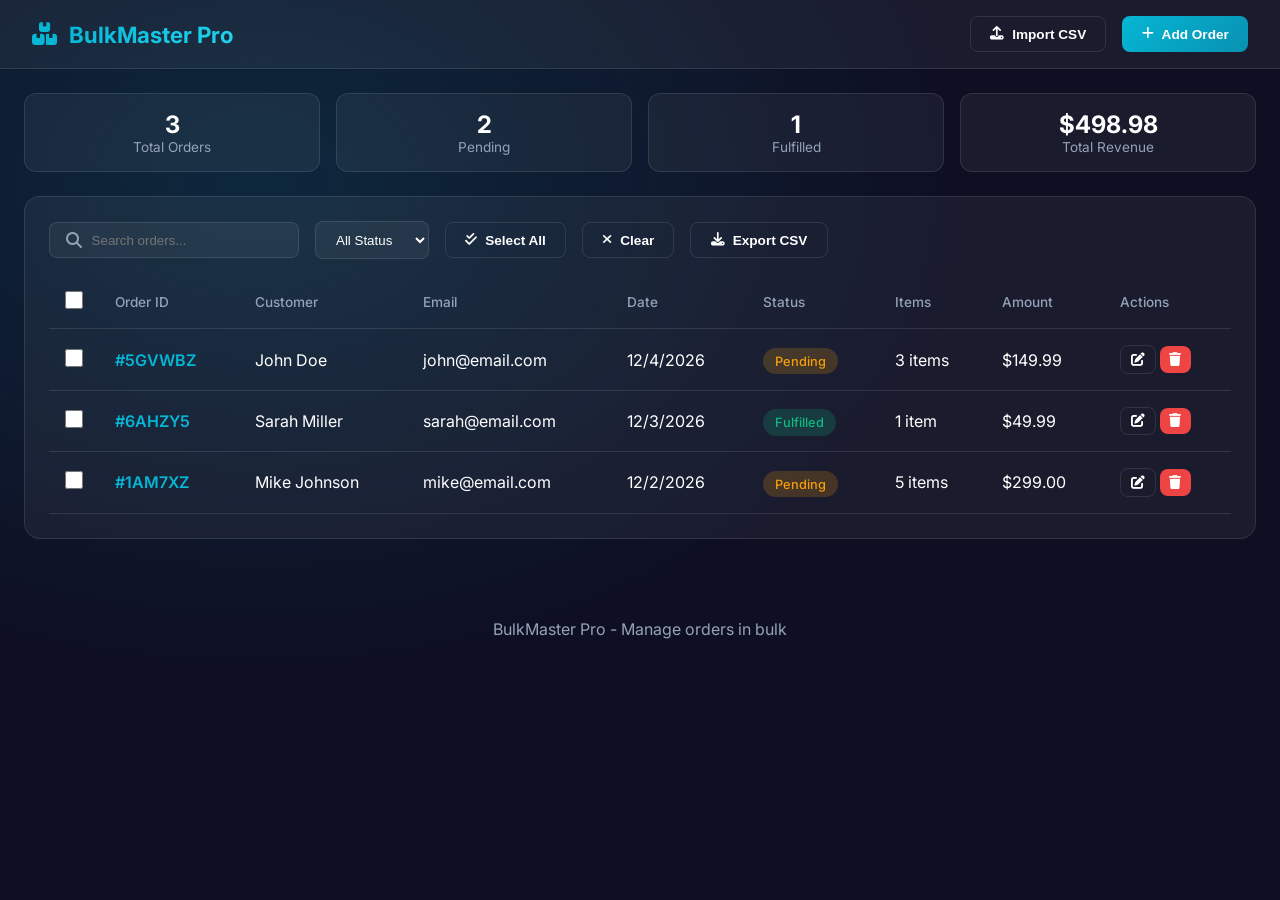
<file: index.html>
<!DOCTYPE html>
<html lang="en">

<head>
    <meta charset="UTF-8">
    <meta name="viewport" content="width=device-width, initial-scale=1.0">
    <title>BulkMaster Pro - Bulk Order Manager</title>
    <link href="https://fonts.googleapis.com/css2?family=Inter:wght@300;400;500;600;700;800&display=swap"
        rel="stylesheet">
    <link rel="stylesheet" href="https://cdnjs.cloudflare.com/ajax/libs/font-awesome/6.4.0/css/all.min.css">
    <style>
        :root {
            --primary: #06b6d4;
            --primary-dark: #0891b2;
            --secondary: #8b5cf6;
            --success: #10b981;
            --warning: #f59e0b;
            --danger: #ef4444;
            --bg-dark: #0f0f23;
            --bg-card: rgba(255, 255, 255, 0.05);
            --text: #fff;
            --text-muted: #94a3b8;
            --border: rgba(255, 255, 255, 0.1);
        }

        * {
            margin: 0;
            padding: 0;
            box-sizing: border-box;
        }

        body {
            font-family: 'Inter', sans-serif;
            background: var(--bg-dark);
            color: var(--text);
            min-height: 100vh;
        }

        .bg-gradient {
            position: fixed;
            inset: 0;
            background: radial-gradient(ellipse at 20% 20%, rgba(6, 182, 212, 0.15) 0%, transparent 50%);
            z-index: -1;
        }

        header {
            display: flex;
            justify-content: space-between;
            align-items: center;
            padding: 1rem 2rem;
            background: var(--bg-card);
            border-bottom: 1px solid var(--border);
        }

        .logo {
            display: flex;
            align-items: center;
            gap: 0.75rem;
            font-size: 1.4rem;
            font-weight: 700;
        }

        .logo i {
            color: var(--primary);
        }

        .logo span {
            background: linear-gradient(135deg, var(--primary), #22d3ee);
            -webkit-background-clip: text;
            -webkit-text-fill-color: transparent;
        }

        .container {
            max-width: 1400px;
            margin: 0 auto;
            padding: 1.5rem;
        }

        .card {
            background: var(--bg-card);
            border: 1px solid var(--border);
            border-radius: 16px;
            padding: 1.5rem;
            margin-bottom: 1.5rem;
        }

        .card h3 {
            margin-bottom: 1rem;
            display: flex;
            align-items: center;
            gap: 0.5rem;
        }

        .card h3 i {
            color: var(--primary);
        }

        .btn {
            padding: 0.6rem 1.2rem;
            border: none;
            border-radius: 8px;
            font-size: 0.85rem;
            font-weight: 600;
            cursor: pointer;
            display: inline-flex;
            align-items: center;
            gap: 0.5rem;
            transition: all 0.3s;
        }

        .btn-primary {
            background: linear-gradient(135deg, var(--primary), var(--primary-dark));
            color: #fff;
        }

        .btn-success {
            background: var(--success);
            color: #fff;
        }

        .btn-warning {
            background: var(--warning);
            color: #000;
        }

        .btn-danger {
            background: var(--danger);
            color: #fff;
        }

        .btn-outline {
            background: transparent;
            border: 1px solid var(--border);
            color: var(--text);
        }

        .toolbar {
            display: flex;
            gap: 1rem;
            flex-wrap: wrap;
            align-items: center;
            margin-bottom: 1rem;
        }

        .search-box {
            display: flex;
            align-items: center;
            padding: 0 1rem;
            background: rgba(255, 255, 255, 0.05);
            border: 1px solid var(--border);
            border-radius: 8px;
        }

        .search-box i {
            color: var(--text-muted);
        }

        .search-box input {
            background: transparent;
            border: none;
            padding: 0.6rem;
            color: var(--text);
            width: 200px;
        }

        .search-box input:focus {
            outline: none;
        }

        select {
            padding: 0.6rem 1rem;
            border: 1px solid var(--border);
            border-radius: 8px;
            background: var(--bg-card);
            color: var(--text);
            cursor: pointer;
        }

        table {
            width: 100%;
            border-collapse: collapse;
        }

        th {
            padding: 1rem;
            text-align: left;
            color: var(--text-muted);
            font-weight: 500;
            font-size: 0.85rem;
            border-bottom: 1px solid var(--border);
            cursor: pointer;
        }

        th:hover {
            color: var(--text);
        }

        td {
            padding: 1rem;
            border-bottom: 1px solid var(--border);
        }

        tr:hover {
            background: rgba(255, 255, 255, 0.02);
        }

        .checkbox {
            width: 18px;
            height: 18px;
            accent-color: var(--primary);
            cursor: pointer;
        }

        .order-id {
            font-weight: 600;
            color: var(--primary);
        }

        .status-badge {
            padding: 0.35rem 0.75rem;
            border-radius: 20px;
            font-size: 0.8rem;
            font-weight: 500;
        }

        .status-badge.pending {
            background: rgba(245, 158, 11, 0.2);
            color: var(--warning);
        }

        .status-badge.fulfilled {
            background: rgba(16, 185, 129, 0.2);
            color: var(--success);
        }

        .status-badge.cancelled {
            background: rgba(239, 68, 68, 0.2);
            color: var(--danger);
        }

        .bulk-panel {
            position: fixed;
            bottom: 2rem;
            left: 50%;
            transform: translateX(-50%);
            background: var(--bg-dark);
            border: 1px solid var(--border);
            border-radius: 16px;
            padding: 1rem 1.5rem;
            display: none;
            align-items: center;
            gap: 1rem;
            box-shadow: 0 10px 40px rgba(0, 0, 0, 0.5);
            z-index: 100;
        }

        .bulk-panel.active {
            display: flex;
        }

        .selected-count {
            font-weight: 600;
            color: var(--primary);
            min-width: 100px;
        }

        .empty-state {
            text-align: center;
            padding: 3rem;
            color: var(--text-muted);
        }

        .modal {
            position: fixed;
            inset: 0;
            background: rgba(0, 0, 0, 0.8);
            display: none;
            align-items: center;
            justify-content: center;
            z-index: 1000;
        }

        .modal.active {
            display: flex;
        }

        .modal-content {
            background: var(--bg-dark);
            border: 1px solid var(--border);
            border-radius: 20px;
            padding: 2rem;
            max-width: 500px;
            width: 90%;
        }

        .form-group {
            margin-bottom: 1rem;
        }

        .form-group label {
            display: block;
            margin-bottom: 0.5rem;
            color: var(--text-muted);
        }

        .form-group input,
        .form-group select {
            width: 100%;
            padding: 0.75rem;
            border: 1px solid var(--border);
            border-radius: 8px;
            background: rgba(255, 255, 255, 0.03);
            color: var(--text);
        }

        footer {
            text-align: center;
            padding: 2rem;
            color: var(--text-muted);
        }

        .stats-row {
            display: grid;
            grid-template-columns: repeat(4, 1fr);
            gap: 1rem;
            margin-bottom: 1.5rem;
        }

        .stat-card {
            background: var(--bg-card);
            border: 1px solid var(--border);
            border-radius: 12px;
            padding: 1rem;
            text-align: center;
        }

        .stat-value {
            font-size: 1.5rem;
            font-weight: 700;
        }

        .stat-label {
            font-size: 0.85rem;
            color: var(--text-muted);
        }
    </style>
</head>

<body>
    <div class="bg-gradient"></div>
    <header>
        <div class="logo"><i class="fas fa-boxes-stacked"></i><span>BulkMaster Pro</span></div>
        <div style="display: flex; gap: 1rem;">
            <button class="btn btn-outline" onclick="importOrders()"><i class="fas fa-upload"></i> Import CSV</button>
            <button class="btn btn-primary" onclick="showAddModal()"><i class="fas fa-plus"></i> Add Order</button>
        </div>
    </header>

    <main class="container">
        <div class="stats-row">
            <div class="stat-card">
                <div class="stat-value" id="totalOrders">0</div>
                <div class="stat-label">Total Orders</div>
            </div>
            <div class="stat-card">
                <div class="stat-value" id="pendingOrders">0</div>
                <div class="stat-label">Pending</div>
            </div>
            <div class="stat-card">
                <div class="stat-value" id="fulfilledOrders">0</div>
                <div class="stat-label">Fulfilled</div>
            </div>
            <div class="stat-card">
                <div class="stat-value" id="totalRevenue">$0</div>
                <div class="stat-label">Total Revenue</div>
            </div>
        </div>

        <div class="card">
            <div class="toolbar">
                <div class="search-box"><i class="fas fa-search"></i><input type="text" placeholder="Search orders..."
                        id="searchInput" oninput="filterOrders()"></div>
                <select id="statusFilter" onchange="filterOrders()">
                    <option value="">All Status</option>
                    <option value="pending">Pending</option>
                    <option value="fulfilled">Fulfilled</option>
                    <option value="cancelled">Cancelled</option>
                </select>
                <button class="btn btn-outline" onclick="selectAll()"><i class="fas fa-check-double"></i> Select
                    All</button>
                <button class="btn btn-outline" onclick="clearSelection()"><i class="fas fa-times"></i> Clear</button>
                <button class="btn btn-outline" onclick="exportCSV()"><i class="fas fa-download"></i> Export
                    CSV</button>
            </div>

            <table>
                <thead>
                    <tr>
                        <th style="width:50px;"><input type="checkbox" class="checkbox" id="selectAllCheckbox"
                                onchange="toggleSelectAll()"></th>
                        <th onclick="sortBy('id')">Order ID</th>
                        <th onclick="sortBy('customer')">Customer</th>
                        <th onclick="sortBy('email')">Email</th>
                        <th onclick="sortBy('date')">Date</th>
                        <th onclick="sortBy('status')">Status</th>
                        <th onclick="sortBy('items')">Items</th>
                        <th onclick="sortBy('amount')">Amount</th>
                        <th>Actions</th>
                    </tr>
                </thead>
                <tbody id="ordersTable"></tbody>
            </table>
        </div>
    </main>

    <div class="bulk-panel" id="bulkPanel">
        <span class="selected-count"><span id="selectedCount">0</span> selected</span>
        <button class="btn btn-success" onclick="bulkAction('fulfilled')"><i class="fas fa-check"></i> Mark
            Fulfilled</button>
        <button class="btn btn-warning" onclick="bulkAction('pending')"><i class="fas fa-clock"></i> Mark
            Pending</button>
        <button class="btn btn-danger" onclick="bulkAction('cancelled')"><i class="fas fa-ban"></i> Cancel</button>
        <button class="btn btn-danger" onclick="bulkDelete()"><i class="fas fa-trash"></i> Delete</button>
    </div>

    <div class="modal" id="addModal">
        <div class="modal-content">
            <h3 style="margin-bottom: 1.5rem;">Add Order</h3>
            <div class="form-group"><label>Customer Name</label><input type="text" id="customerName"></div>
            <div class="form-group"><label>Email</label><input type="email" id="customerEmail"></div>
            <div class="form-group"><label>Number of Items</label><input type="number" id="itemCount" value="1"></div>
            <div class="form-group"><label>Amount ($)</label><input type="number" id="orderAmount" step="0.01"></div>
            <div class="form-group"><label>Status</label><select id="orderStatus">
                    <option value="pending">Pending</option>
                    <option value="fulfilled">Fulfilled</option>
                </select></div>
            <div style="display: flex; gap: 1rem; margin-top: 1.5rem;">
                <button class="btn btn-primary" onclick="addOrder()" style="flex:1;"><i class="fas fa-plus"></i> Add
                    Order</button>
                <button class="btn btn-outline" onclick="hideAddModal()">Cancel</button>
            </div>
        </div>
    </div>

    <footer>
        <p>BulkMaster Pro - Manage orders in bulk</p>
    </footer>

    <script>
        let orders = JSON.parse(localStorage.getItem('bulkMasterOrders') || '[]');
        let selectedOrders = new Set();
        let sortField = 'date';
        let sortDir = 'desc';

        function generateId() { return '#' + Math.random().toString(36).substr(2, 6).toUpperCase(); }

        function renderOrders(data = null) {
            const filtered = data || getFilteredOrders();
            const tbody = document.getElementById('ordersTable');

            if (filtered.length === 0) {
                tbody.innerHTML = '<tr><td colspan="9" class="empty-state">No orders found. Add your first order!</td></tr>';
            } else {
                tbody.innerHTML = filtered.map((o, i) => `
                    <tr>
                        <td><input type="checkbox" class="checkbox" ${selectedOrders.has(o.id) ? 'checked' : ''} onchange="toggleOrder('${o.id}')"></td>
                        <td><span class="order-id">${o.id}</span></td>
                        <td>${o.customer}</td>
                        <td>${o.email}</td>
                        <td>${new Date(o.date).toLocaleDateString()}</td>
                        <td><span class="status-badge ${o.status}">${o.status.charAt(0).toUpperCase() + o.status.slice(1)}</span></td>
                        <td>${o.items} item${o.items > 1 ? 's' : ''}</td>
                        <td>$${o.amount.toFixed(2)}</td>
                        <td>
                            <button class="btn btn-outline" style="padding: 0.4rem 0.6rem;" onclick="editOrder('${o.id}')"><i class="fas fa-edit"></i></button>
                            <button class="btn btn-danger" style="padding: 0.4rem 0.6rem;" onclick="deleteOrder('${o.id}')"><i class="fas fa-trash"></i></button>
                        </td>
                    </tr>
                `).join('');
            }
            updateStats();
            updateBulkPanel();
        }

        function getFilteredOrders() {
            const search = document.getElementById('searchInput').value.toLowerCase();
            const status = document.getElementById('statusFilter').value;

            let filtered = orders.filter(o => {
                const matchSearch = o.customer.toLowerCase().includes(search) || o.id.toLowerCase().includes(search) || o.email.toLowerCase().includes(search);
                const matchStatus = !status || o.status === status;
                return matchSearch && matchStatus;
            });

            // Sort
            filtered.sort((a, b) => {
                let aVal = a[sortField];
                let bVal = b[sortField];
                if (sortField === 'date') { aVal = new Date(aVal); bVal = new Date(bVal); }
                if (sortField === 'amount' || sortField === 'items') { aVal = Number(aVal); bVal = Number(bVal); }
                if (aVal < bVal) return sortDir === 'asc' ? -1 : 1;
                if (aVal > bVal) return sortDir === 'asc' ? 1 : -1;
                return 0;
            });

            return filtered;
        }

        function sortBy(field) {
            if (sortField === field) { sortDir = sortDir === 'asc' ? 'desc' : 'asc'; }
            else { sortField = field; sortDir = 'asc'; }
            renderOrders();
        }

        function filterOrders() { renderOrders(); }

        function updateStats() {
            document.getElementById('totalOrders').textContent = orders.length;
            document.getElementById('pendingOrders').textContent = orders.filter(o => o.status === 'pending').length;
            document.getElementById('fulfilledOrders').textContent = orders.filter(o => o.status === 'fulfilled').length;
            document.getElementById('totalRevenue').textContent = '$' + orders.reduce((sum, o) => sum + o.amount, 0).toFixed(2);
        }

        function toggleOrder(id) {
            if (selectedOrders.has(id)) selectedOrders.delete(id);
            else selectedOrders.add(id);
            updateBulkPanel();
        }

        function toggleSelectAll() {
            const checked = document.getElementById('selectAllCheckbox').checked;
            const filtered = getFilteredOrders();
            if (checked) filtered.forEach(o => selectedOrders.add(o.id));
            else selectedOrders.clear();
            renderOrders();
        }

        function selectAll() { document.getElementById('selectAllCheckbox').checked = true; toggleSelectAll(); }
        function clearSelection() { document.getElementById('selectAllCheckbox').checked = false; toggleSelectAll(); }

        function updateBulkPanel() {
            document.getElementById('selectedCount').textContent = selectedOrders.size;
            document.getElementById('bulkPanel').classList.toggle('active', selectedOrders.size > 0);
        }

        function bulkAction(status) {
            orders = orders.map(o => selectedOrders.has(o.id) ? { ...o, status } : o);
            saveOrders();
            selectedOrders.clear();
            renderOrders();
        }

        function bulkDelete() {
            if (!confirm(`Delete ${selectedOrders.size} orders?`)) return;
            orders = orders.filter(o => !selectedOrders.has(o.id));
            saveOrders();
            selectedOrders.clear();
            renderOrders();
        }

        function showAddModal() { document.getElementById('addModal').classList.add('active'); }
        function hideAddModal() { document.getElementById('addModal').classList.remove('active'); }

        function addOrder() {
            const customer = document.getElementById('customerName').value.trim();
            const email = document.getElementById('customerEmail').value.trim();
            const items = parseInt(document.getElementById('itemCount').value) || 1;
            const amount = parseFloat(document.getElementById('orderAmount').value) || 0;
            const status = document.getElementById('orderStatus').value;

            if (!customer || !email) { alert('Please fill in customer name and email'); return; }

            orders.unshift({ id: generateId(), customer, email, items, amount, status, date: new Date().toISOString() });
            saveOrders();
            hideAddModal();
            renderOrders();

            // Clear form
            ['customerName', 'customerEmail', 'itemCount', 'orderAmount'].forEach(id => document.getElementById(id).value = '');
        }

        function editOrder(id) {
            const order = orders.find(o => o.id === id);
            if (!order) return;

            const newStatus = prompt('Enter new status (pending/fulfilled/cancelled):', order.status);
            if (newStatus && ['pending', 'fulfilled', 'cancelled'].includes(newStatus)) {
                order.status = newStatus;
                saveOrders();
                renderOrders();
            }
        }

        function deleteOrder(id) {
            if (!confirm('Delete this order?')) return;
            orders = orders.filter(o => o.id !== id);
            saveOrders();
            renderOrders();
        }

        function saveOrders() { localStorage.setItem('bulkMasterOrders', JSON.stringify(orders)); }

        function exportCSV() {
            const headers = ['ID', 'Customer', 'Email', 'Date', 'Status', 'Items', 'Amount'];
            const rows = orders.map(o => [o.id, o.customer, o.email, o.date, o.status, o.items, o.amount]);
            const csv = [headers, ...rows].map(r => r.join(',')).join('\n');

            const blob = new Blob([csv], { type: 'text/csv' });
            const a = document.createElement('a');
            a.href = URL.createObjectURL(blob);
            a.download = 'orders.csv';
            a.click();
        }

        function importOrders() {
            const input = document.createElement('input');
            input.type = 'file';
            input.accept = '.csv,.json';
            input.onchange = e => {
                const file = e.target.files[0];
                const reader = new FileReader();
                reader.onload = event => {
                    try {
                        if (file.name.endsWith('.json')) {
                            orders = JSON.parse(event.target.result);
                        } else {
                            // Parse CSV
                            const lines = event.target.result.split('\n').slice(1);
                            lines.forEach(line => {
                                const [id, customer, email, date, status, items, amount] = line.split(',');
                                if (customer) {
                                    orders.push({ id: id || generateId(), customer, email, date: date || new Date().toISOString(), status: status || 'pending', items: parseInt(items) || 1, amount: parseFloat(amount) || 0 });
                                }
                            });
                        }
                        saveOrders();
                        renderOrders();
                        alert('Import successful!');
                    } catch { alert('Invalid file format'); }
                };
                reader.readAsText(file);
            };
            input.click();
        }

        // Add some sample data if empty
        if (orders.length === 0) {
            orders = [
                { id: generateId(), customer: 'John Doe', email: 'john@email.com', date: new Date().toISOString(), status: 'pending', items: 3, amount: 149.99 },
                { id: generateId(), customer: 'Sarah Miller', email: 'sarah@email.com', date: new Date(Date.now() - 86400000).toISOString(), status: 'fulfilled', items: 1, amount: 49.99 },
                { id: generateId(), customer: 'Mike Johnson', email: 'mike@email.com', date: new Date(Date.now() - 172800000).toISOString(), status: 'pending', items: 5, amount: 299.00 }
            ];
            saveOrders();
        }

        renderOrders();
    </script>
</body>

</html>
</file>
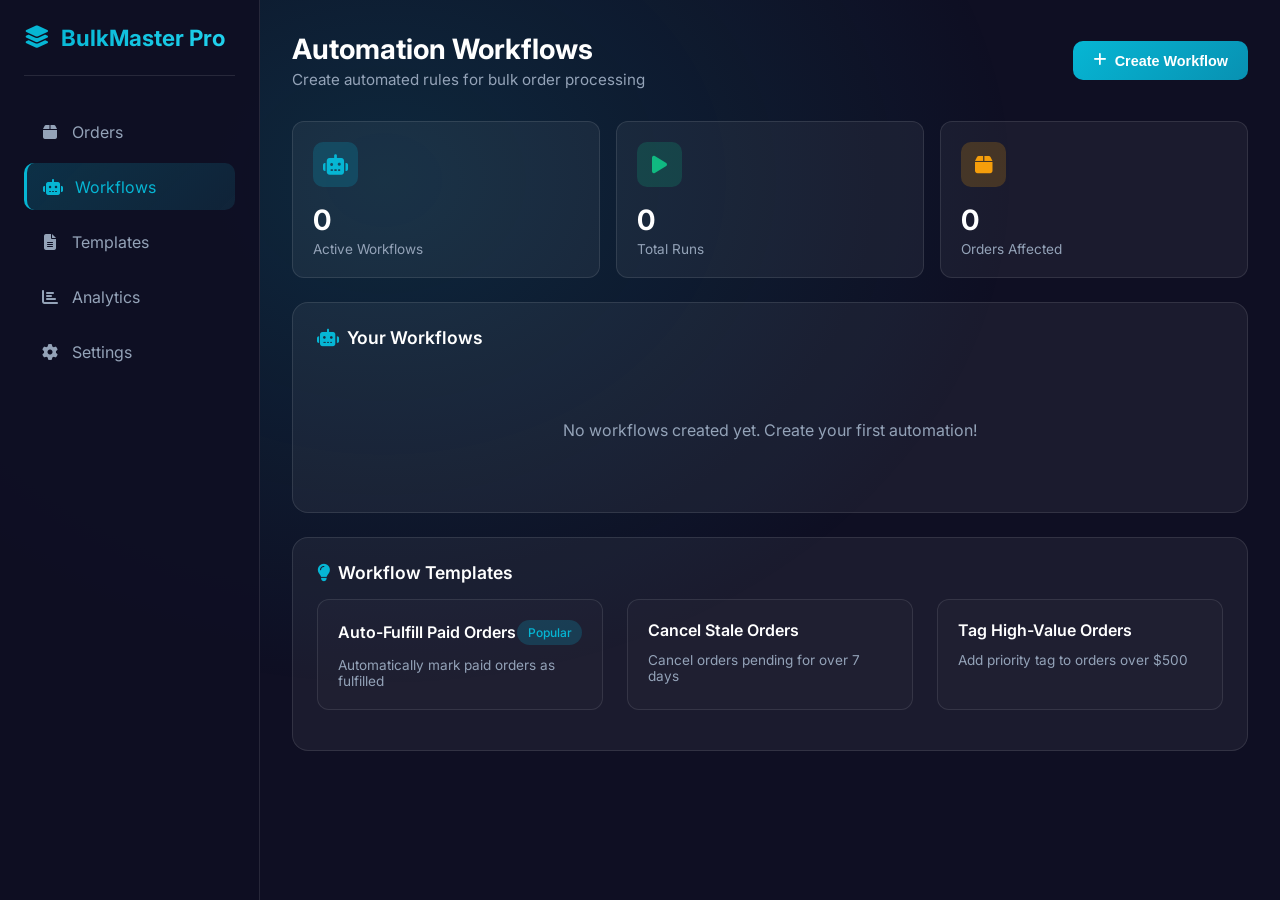
<file: workflows.html>
<!DOCTYPE html>
<html lang="en">

<head>
    <meta charset="UTF-8">
    <meta name="viewport" content="width=device-width, initial-scale=1.0">
    <title>Workflows - BulkMaster Pro</title>
    <link href="https://fonts.googleapis.com/css2?family=Inter:wght@300;400;500;600;700;800&display=swap"
        rel="stylesheet">
    <link rel="stylesheet" href="https://cdnjs.cloudflare.com/ajax/libs/font-awesome/6.4.0/css/all.min.css">
    <link rel="stylesheet" href="styles.css">
    <script src="api.js"></script>
</head>

<body>
    <div class="bg-gradient"></div>

    <nav class="sidebar">
        <div class="sidebar-logo"><i class="fas fa-layer-group"></i><span>BulkMaster Pro</span></div>
        <ul class="nav-menu">
            <li class="nav-item"><a href="index.html" class="nav-link"><i class="fas fa-box"></i> Orders</a></li>
            <li class="nav-item"><a href="workflows.html" class="nav-link active"><i class="fas fa-robot"></i>
                    Workflows</a></li>
            <li class="nav-item"><a href="templates.html" class="nav-link"><i class="fas fa-file-alt"></i> Templates</a>
            </li>
            <li class="nav-item"><a href="analytics.html" class="nav-link"><i class="fas fa-chart-bar"></i>
                    Analytics</a></li>
            <li class="nav-item"><a href="settings.html" class="nav-link"><i class="fas fa-cog"></i> Settings</a></li>
        </ul>
    </nav>

    <main class="main-content">
        <div class="page-header">
            <div>
                <h1 class="page-title">Automation Workflows</h1>
                <p class="page-subtitle">Create automated rules for bulk order processing</p>
            </div>
            <button class="btn btn-primary" onclick="showCreateModal()"><i class="fas fa-plus"></i> Create
                Workflow</button>
        </div>

        <div class="stats-grid">
            <div class="stat-card">
                <div class="stat-icon primary"><i class="fas fa-robot"></i></div>
                <div class="stat-value" id="totalWorkflows">0</div>
                <div class="stat-label">Active Workflows</div>
            </div>
            <div class="stat-card">
                <div class="stat-icon success"><i class="fas fa-play"></i></div>
                <div class="stat-value" id="totalRuns">0</div>
                <div class="stat-label">Total Runs</div>
            </div>
            <div class="stat-card">
                <div class="stat-icon warning"><i class="fas fa-box"></i></div>
                <div class="stat-value" id="ordersAffected">0</div>
                <div class="stat-label">Orders Affected</div>
            </div>
        </div>

        <div class="card">
            <div class="card-header">
                <h3 class="card-title"><i class="fas fa-robot"></i> Your Workflows</h3>
            </div>
            <div id="workflowList"></div>
        </div>

        <div class="card">
            <h3 class="card-title mb-2"><i class="fas fa-lightbulb"></i> Workflow Templates</h3>
            <div class="grid-3">
                <div class="workflow-card" onclick="useTemplate('auto-fulfill')">
                    <div class="workflow-header">
                        <span class="workflow-title">Auto-Fulfill Paid Orders</span>
                        <span class="badge badge-primary">Popular</span>
                    </div>
                    <p class="workflow-meta">Automatically mark paid orders as fulfilled</p>
                </div>
                <div class="workflow-card" onclick="useTemplate('cancel-old')">
                    <div class="workflow-header">
                        <span class="workflow-title">Cancel Stale Orders</span>
                    </div>
                    <p class="workflow-meta">Cancel orders pending for over 7 days</p>
                </div>
                <div class="workflow-card" onclick="useTemplate('priority-tag')">
                    <div class="workflow-header">
                        <span class="workflow-title">Tag High-Value Orders</span>
                    </div>
                    <p class="workflow-meta">Add priority tag to orders over $500</p>
                </div>
            </div>
        </div>
    </main>

    <div class="modal" id="createModal"
        style="position: fixed; inset: 0; background: rgba(0,0,0,0.8); display: none; align-items: center; justify-content: center; z-index: 1000;">
        <div
            style="background: var(--bg-dark); border: 1px solid var(--border); border-radius: 20px; padding: 2rem; max-width: 600px; width: 90%;">
            <h3 style="margin-bottom: 1.5rem;">Create Workflow</h3>
            <div class="form-group">
                <label class="form-label">Workflow Name</label>
                <input type="text" class="form-input" id="wfName" placeholder="e.g. Auto-fulfill paid orders">
            </div>
            <div class="grid-2">
                <div class="form-group">
                    <label class="form-label">Condition: Order Status</label>
                    <select class="form-select" id="wfCondStatus">
                        <option value="">Any</option>
                        <option value="pending">Pending</option>
                        <option value="fulfilled">Fulfilled</option>
                        <option value="cancelled">Cancelled</option>
                    </select>
                </div>
                <div class="form-group">
                    <label class="form-label">Condition: Min Amount</label>
                    <input type="number" class="form-input" id="wfCondAmount" placeholder="0">
                </div>
            </div>
            <div class="form-group">
                <label class="form-label">Action: Set Status To</label>
                <select class="form-select" id="wfActionStatus">
                    <option value="">No change</option>
                    <option value="pending">Pending</option>
                    <option value="fulfilled">Fulfilled</option>
                    <option value="cancelled">Cancelled</option>
                </select>
            </div>
            <div class="form-group">
                <label class="form-label">Action: Add Tag</label>
                <input type="text" class="form-input" id="wfActionTag" placeholder="e.g. priority, vip">
            </div>
            <div class="flex gap-2" style="margin-top: 1.5rem;">
                <button class="btn btn-primary" onclick="createWorkflow()" style="flex: 1;"><i class="fas fa-plus"></i>
                    Create</button>
                <button class="btn btn-outline" onclick="hideCreateModal()">Cancel</button>
            </div>
        </div>
    </div>

    <script>
        function loadWorkflows() {
            const workflows = BulkAPI.workflows.getAll();

            document.getElementById('totalWorkflows').textContent = workflows.length;
            document.getElementById('totalRuns').textContent = workflows.reduce((sum, w) => sum + (w.runs || 0), 0);
            document.getElementById('ordersAffected').textContent = workflows.reduce((sum, w) => sum + (w.affected || 0), 0);

            renderWorkflows(workflows);
        }

        function renderWorkflows(workflows) {
            const container = document.getElementById('workflowList');

            if (workflows.length === 0) {
                container.innerHTML = '<div style="text-align: center; padding: 3rem; color: var(--text-muted);">No workflows created yet. Create your first automation!</div>';
                return;
            }

            container.innerHTML = workflows.map(w => `
                <div class="workflow-card">
                    <div class="workflow-header">
                        <div>
                            <span class="workflow-title">${w.name}</span>
                            <div class="workflow-meta">${w.runs || 0} runs • Last: ${w.lastRun ? BulkAPI.format.timeAgo(w.lastRun) : 'Never'}</div>
                        </div>
                        <div class="flex gap-1">
                            <button class="btn btn-sm btn-success" onclick="runWorkflow('${w.id}')"><i class="fas fa-play"></i> Run</button>
                            <button class="btn btn-sm btn-danger" onclick="deleteWorkflow('${w.id}')"><i class="fas fa-trash"></i></button>
                        </div>
                    </div>
                    <div class="flex gap-2" style="font-size: 0.85rem; color: var(--text-muted);">
                        <span><strong>IF:</strong> ${w.condition?.status ? 'Status = ' + w.condition.status : 'All orders'}${w.condition?.minAmount ? ', Amount ≥ $' + w.condition.minAmount : ''}</span>
                        <span><strong>THEN:</strong> ${w.action?.status ? 'Set status to ' + w.action.status : ''}${w.action?.tag ? 'Add tag: ' + w.action.tag : ''}</span>
                    </div>
                </div>
            `).join('');
        }

        function showCreateModal() { document.getElementById('createModal').style.display = 'flex'; }
        function hideCreateModal() { document.getElementById('createModal').style.display = 'none'; }

        function createWorkflow() {
            const name = document.getElementById('wfName').value.trim();
            if (!name) { BulkAPI.toast.error('Please enter a workflow name'); return; }

            const workflow = {
                name,
                condition: {
                    status: document.getElementById('wfCondStatus').value || null,
                    minAmount: parseFloat(document.getElementById('wfCondAmount').value) || null
                },
                action: {
                    status: document.getElementById('wfActionStatus').value || null,
                    tag: document.getElementById('wfActionTag').value.trim() || null
                }
            };

            BulkAPI.workflows.add(workflow);
            hideCreateModal();
            loadWorkflows();
            BulkAPI.toast.success('Workflow created!');

            // Clear form
            ['wfName', 'wfCondStatus', 'wfCondAmount', 'wfActionStatus', 'wfActionTag'].forEach(id => {
                const el = document.getElementById(id);
                el.value = el.tagName === 'SELECT' ? '' : '';
            });
        }

        function runWorkflow(id) {
            const result = BulkAPI.workflows.run(id);
            if (result.success) {
                BulkAPI.toast.success(`Workflow ran! ${result.affected} orders affected.`);
                loadWorkflows();
            } else {
                BulkAPI.toast.error(result.message);
            }
        }

        function deleteWorkflow(id) {
            if (!confirm('Delete this workflow?')) return;
            BulkAPI.workflows.delete(id);
            loadWorkflows();
            BulkAPI.toast.success('Workflow deleted');
        }

        function useTemplate(type) {
            document.getElementById('wfName').value =
                type === 'auto-fulfill' ? 'Auto-Fulfill Paid Orders' :
                    type === 'cancel-old' ? 'Cancel Stale Orders' :
                        'Tag High-Value Orders';

            if (type === 'auto-fulfill') {
                document.getElementById('wfCondStatus').value = 'pending';
                document.getElementById('wfActionStatus').value = 'fulfilled';
            } else if (type === 'cancel-old') {
                document.getElementById('wfCondStatus').value = 'pending';
                document.getElementById('wfActionStatus').value = 'cancelled';
            } else {
                document.getElementById('wfCondAmount').value = '500';
                document.getElementById('wfActionTag').value = 'priority';
            }

            showCreateModal();
        }

        loadWorkflows();
    </script>
</body>

</html>
</file>
<file: styles.css>
/* BulkMaster Pro - Shared Styles */
:root {
    --primary: #06b6d4;
    --primary-dark: #0891b2;
    --secondary: #8b5cf6;
    --success: #10b981;
    --warning: #f59e0b;
    --danger: #ef4444;
    --bg-dark: #0f0f23;
    --bg-card: rgba(255, 255, 255, 0.05);
    --text: #fff;
    --text-muted: #94a3b8;
    --border: rgba(255, 255, 255, 0.1);
}

* {
    margin: 0;
    padding: 0;
    box-sizing: border-box;
}

body {
    font-family: 'Inter', sans-serif;
    background: var(--bg-dark);
    color: var(--text);
    min-height: 100vh;
}

.bg-gradient {
    position: fixed;
    inset: 0;
    background: radial-gradient(ellipse at 30% 20%, rgba(6, 182, 212, 0.15) 0%, transparent 50%);
    z-index: -1;
}

.sidebar {
    position: fixed;
    left: 0;
    top: 0;
    bottom: 0;
    width: 260px;
    background: rgba(15, 15, 35, 0.95);
    border-right: 1px solid var(--border);
    padding: 1.5rem;
    display: flex;
    flex-direction: column;
    z-index: 100;
}

.sidebar-logo {
    display: flex;
    align-items: center;
    gap: 0.75rem;
    font-size: 1.4rem;
    font-weight: 700;
    margin-bottom: 2rem;
    padding-bottom: 1.5rem;
    border-bottom: 1px solid var(--border);
}

.sidebar-logo i {
    color: var(--primary);
}

.sidebar-logo span {
    background: linear-gradient(135deg, var(--primary), #22d3ee);
    -webkit-background-clip: text;
    -webkit-text-fill-color: transparent;
}

.nav-menu {
    list-style: none;
    flex: 1;
}

.nav-item {
    margin-bottom: 0.5rem;
}

.nav-link {
    display: flex;
    align-items: center;
    gap: 0.75rem;
    padding: 0.85rem 1rem;
    color: var(--text-muted);
    text-decoration: none;
    border-radius: 10px;
    transition: all 0.3s;
}

.nav-link:hover {
    background: var(--bg-card);
    color: var(--text);
}

.nav-link.active {
    background: linear-gradient(135deg, rgba(6, 182, 212, 0.2), rgba(34, 211, 238, 0.1));
    color: var(--primary);
    border-left: 3px solid var(--primary);
}

.nav-link i {
    width: 20px;
    text-align: center;
}

.main-content {
    margin-left: 260px;
    padding: 2rem;
    min-height: 100vh;
}

.page-header {
    display: flex;
    justify-content: space-between;
    align-items: center;
    margin-bottom: 2rem;
}

.page-title {
    font-size: 1.75rem;
    font-weight: 700;
}

.page-subtitle {
    color: var(--text-muted);
    font-size: 0.95rem;
    margin-top: 0.25rem;
}

.card {
    background: var(--bg-card);
    border: 1px solid var(--border);
    border-radius: 16px;
    padding: 1.5rem;
    margin-bottom: 1.5rem;
}

.card-header {
    display: flex;
    justify-content: space-between;
    align-items: center;
    margin-bottom: 1.5rem;
}

.card-title {
    font-size: 1.1rem;
    font-weight: 600;
    display: flex;
    align-items: center;
    gap: 0.5rem;
}

.card-title i {
    color: var(--primary);
}

.stats-grid {
    display: grid;
    grid-template-columns: repeat(auto-fit, minmax(200px, 1fr));
    gap: 1rem;
    margin-bottom: 1.5rem;
}

.stat-card {
    background: var(--bg-card);
    border: 1px solid var(--border);
    border-radius: 12px;
    padding: 1.25rem;
}

.stat-icon {
    width: 45px;
    height: 45px;
    border-radius: 10px;
    display: flex;
    align-items: center;
    justify-content: center;
    margin-bottom: 1rem;
    font-size: 1.25rem;
}

.stat-icon.primary {
    background: rgba(6, 182, 212, 0.2);
    color: var(--primary);
}

.stat-icon.success {
    background: rgba(16, 185, 129, 0.2);
    color: var(--success);
}

.stat-icon.warning {
    background: rgba(245, 158, 11, 0.2);
    color: var(--warning);
}

.stat-icon.danger {
    background: rgba(239, 68, 68, 0.2);
    color: var(--danger);
}

.stat-value {
    font-size: 1.75rem;
    font-weight: 700;
    margin-bottom: 0.25rem;
}

.stat-label {
    color: var(--text-muted);
    font-size: 0.85rem;
}

.btn {
    padding: 0.7rem 1.25rem;
    border: none;
    border-radius: 10px;
    font-size: 0.9rem;
    font-weight: 600;
    cursor: pointer;
    display: inline-flex;
    align-items: center;
    gap: 0.5rem;
    transition: all 0.3s;
    text-decoration: none;
}

.btn-primary {
    background: linear-gradient(135deg, var(--primary), var(--primary-dark));
    color: #fff;
}

.btn-primary:hover {
    transform: translateY(-2px);
    box-shadow: 0 4px 15px rgba(6, 182, 212, 0.4);
}

.btn-success {
    background: var(--success);
    color: #fff;
}

.btn-warning {
    background: var(--warning);
    color: #000;
}

.btn-danger {
    background: var(--danger);
    color: #fff;
}

.btn-outline {
    background: transparent;
    border: 1px solid var(--border);
    color: var(--text);
}

.btn-sm {
    padding: 0.5rem 0.85rem;
    font-size: 0.8rem;
}

.form-group {
    margin-bottom: 1.25rem;
}

.form-label {
    display: block;
    margin-bottom: 0.5rem;
    font-size: 0.9rem;
    color: var(--text-muted);
}

.form-input,
.form-select,
.form-textarea {
    width: 100%;
    padding: 0.85rem 1rem;
    border: 1px solid var(--border);
    border-radius: 10px;
    background: rgba(255, 255, 255, 0.03);
    color: var(--text);
    font-size: 0.95rem;
}

.form-input:focus,
.form-select:focus {
    outline: none;
    border-color: var(--primary);
}

.form-textarea {
    resize: vertical;
    min-height: 100px;
}

table {
    width: 100%;
    border-collapse: collapse;
}

th {
    padding: 1rem;
    text-align: left;
    font-weight: 500;
    font-size: 0.85rem;
    color: var(--text-muted);
    border-bottom: 1px solid var(--border);
}

td {
    padding: 1rem;
    border-bottom: 1px solid var(--border);
}

tr:hover {
    background: rgba(255, 255, 255, 0.02);
}

.badge {
    padding: 0.3rem 0.65rem;
    border-radius: 20px;
    font-size: 0.75rem;
    font-weight: 500;
}

.badge-success {
    background: rgba(16, 185, 129, 0.2);
    color: var(--success);
}

.badge-warning {
    background: rgba(245, 158, 11, 0.2);
    color: var(--warning);
}

.badge-danger {
    background: rgba(239, 68, 68, 0.2);
    color: var(--danger);
}

.badge-primary {
    background: rgba(6, 182, 212, 0.2);
    color: var(--primary);
}

.chart-container {
    height: 300px;
    position: relative;
}

.grid-2 {
    display: grid;
    grid-template-columns: repeat(2, 1fr);
    gap: 1.5rem;
}

.grid-3 {
    display: grid;
    grid-template-columns: repeat(3, 1fr);
    gap: 1.5rem;
}

.workflow-card {
    background: rgba(255, 255, 255, 0.02);
    border: 1px solid var(--border);
    border-radius: 12px;
    padding: 1.25rem;
    margin-bottom: 1rem;
    transition: all 0.3s;
}

.workflow-card:hover {
    border-color: var(--primary);
    transform: translateY(-2px);
}

.workflow-header {
    display: flex;
    justify-content: space-between;
    align-items: center;
    margin-bottom: 0.75rem;
}

.workflow-title {
    font-weight: 600;
    font-size: 1rem;
}

.workflow-meta {
    color: var(--text-muted);
    font-size: 0.85rem;
}

@media (max-width: 900px) {

    .grid-2,
    .grid-3 {
        grid-template-columns: 1fr;
    }

    .sidebar {
        transform: translateX(-100%);
    }

    .main-content {
        margin-left: 0;
    }
}

.text-muted {
    color: var(--text-muted);
}

.text-success {
    color: var(--success);
}

.text-danger {
    color: var(--danger);
}

.flex {
    display: flex;
}

.flex-between {
    display: flex;
    justify-content: space-between;
    align-items: center;
}

.gap-1 {
    gap: 0.5rem;
}

.gap-2 {
    gap: 1rem;
}

.mt-2 {
    margin-top: 1rem;
}

.mb-2 {
    margin-bottom: 1rem;
}
</file>
